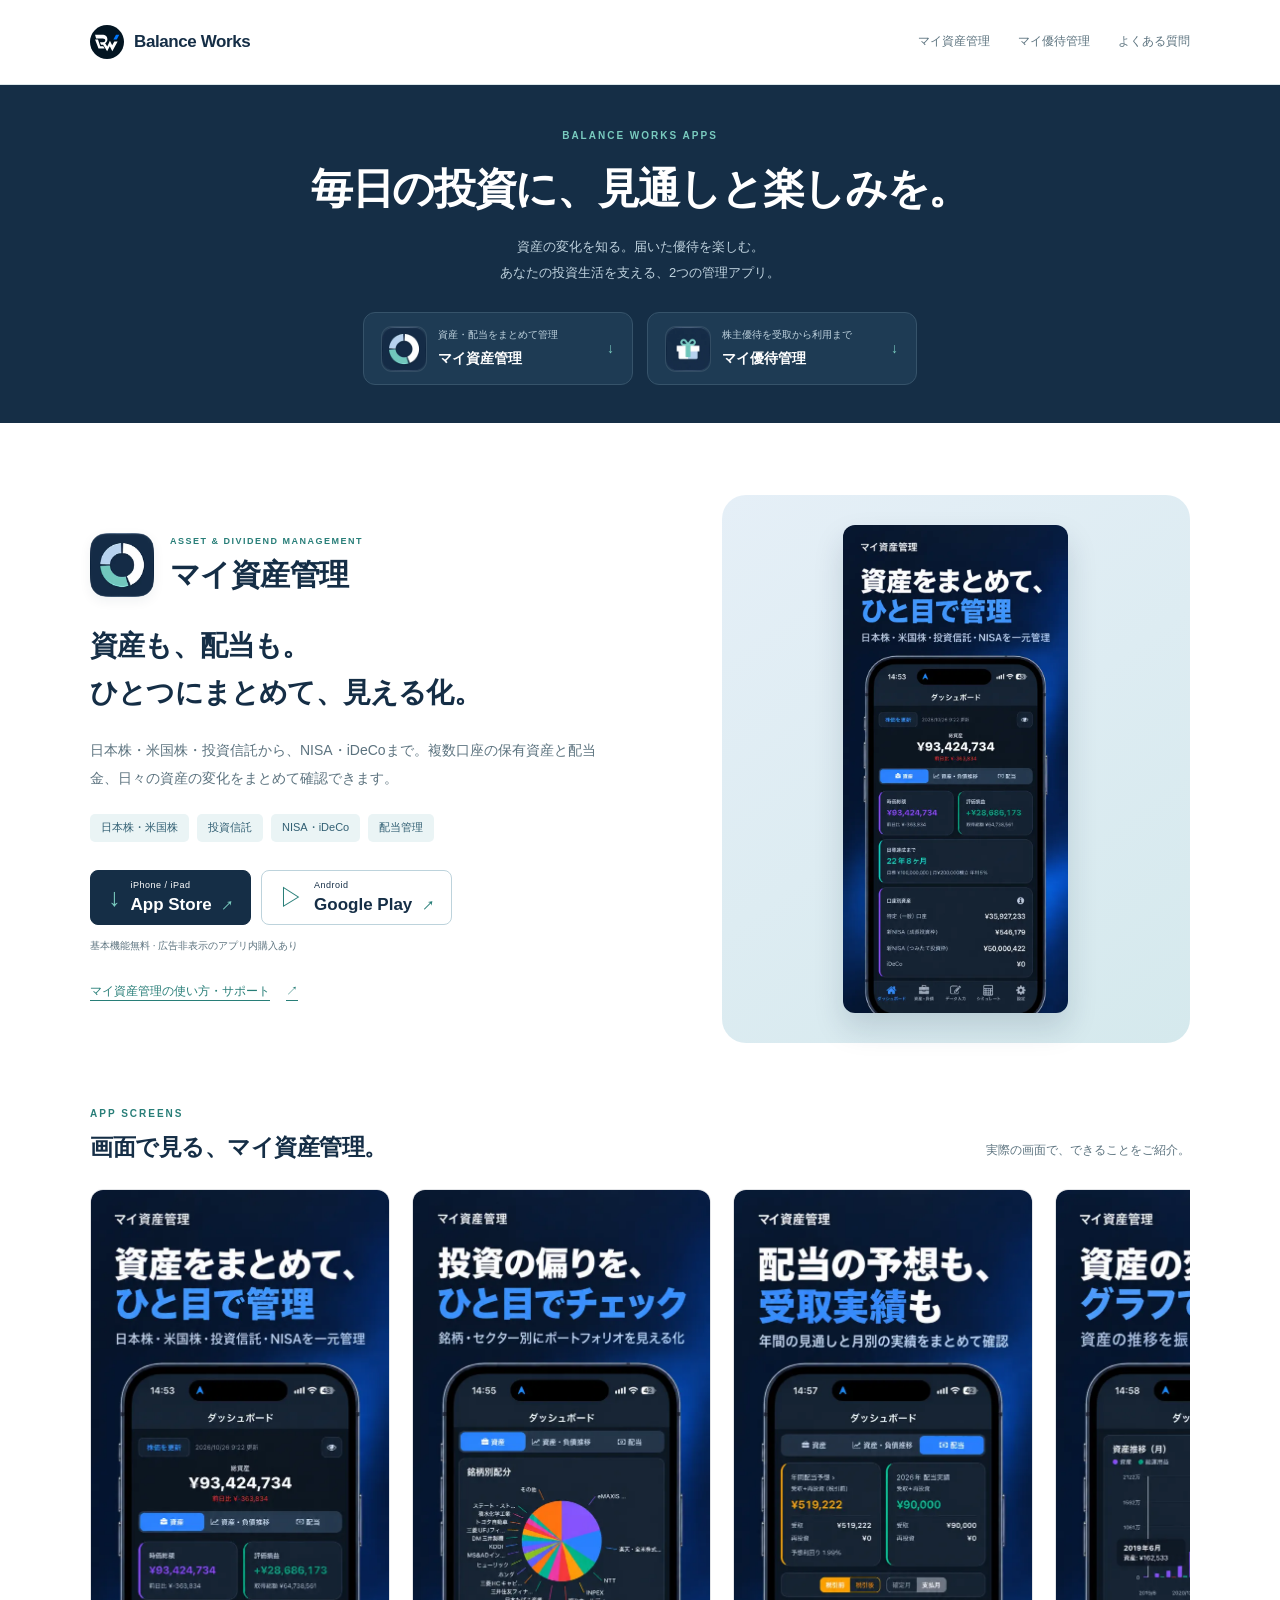
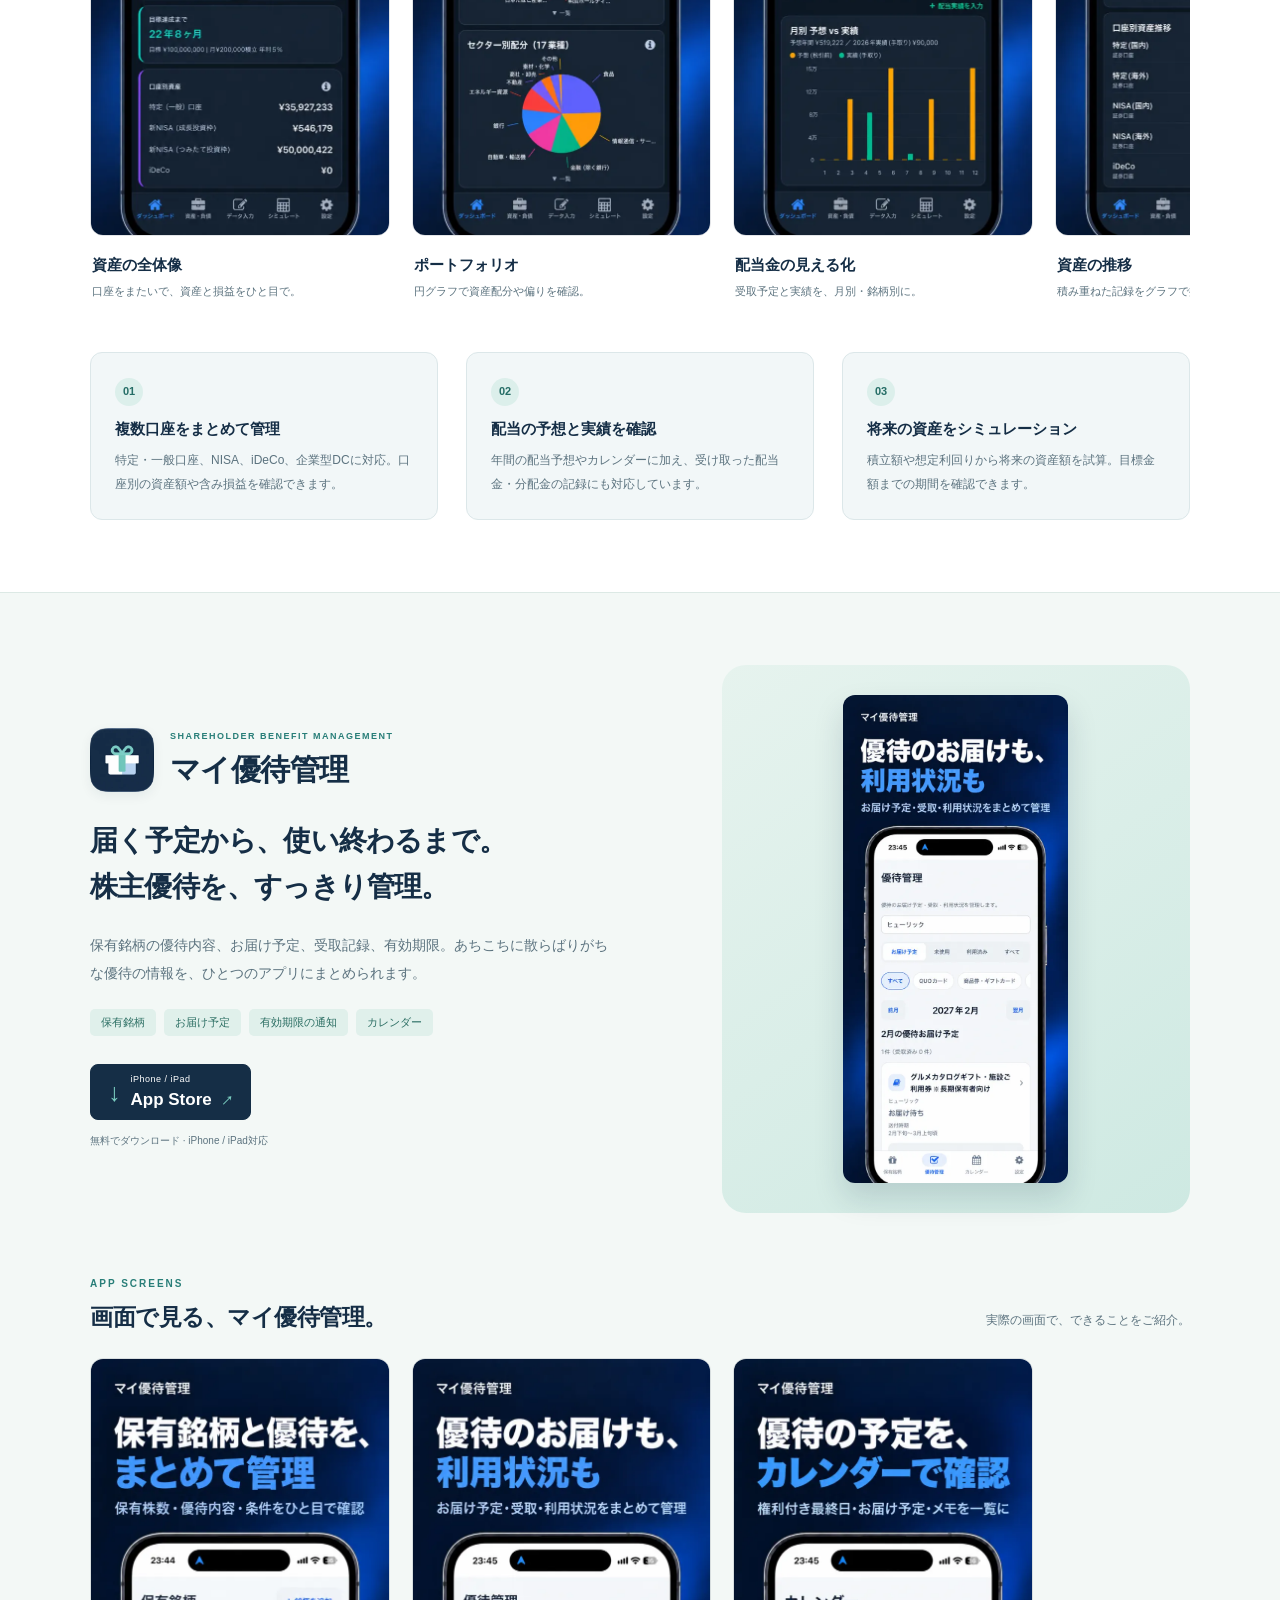
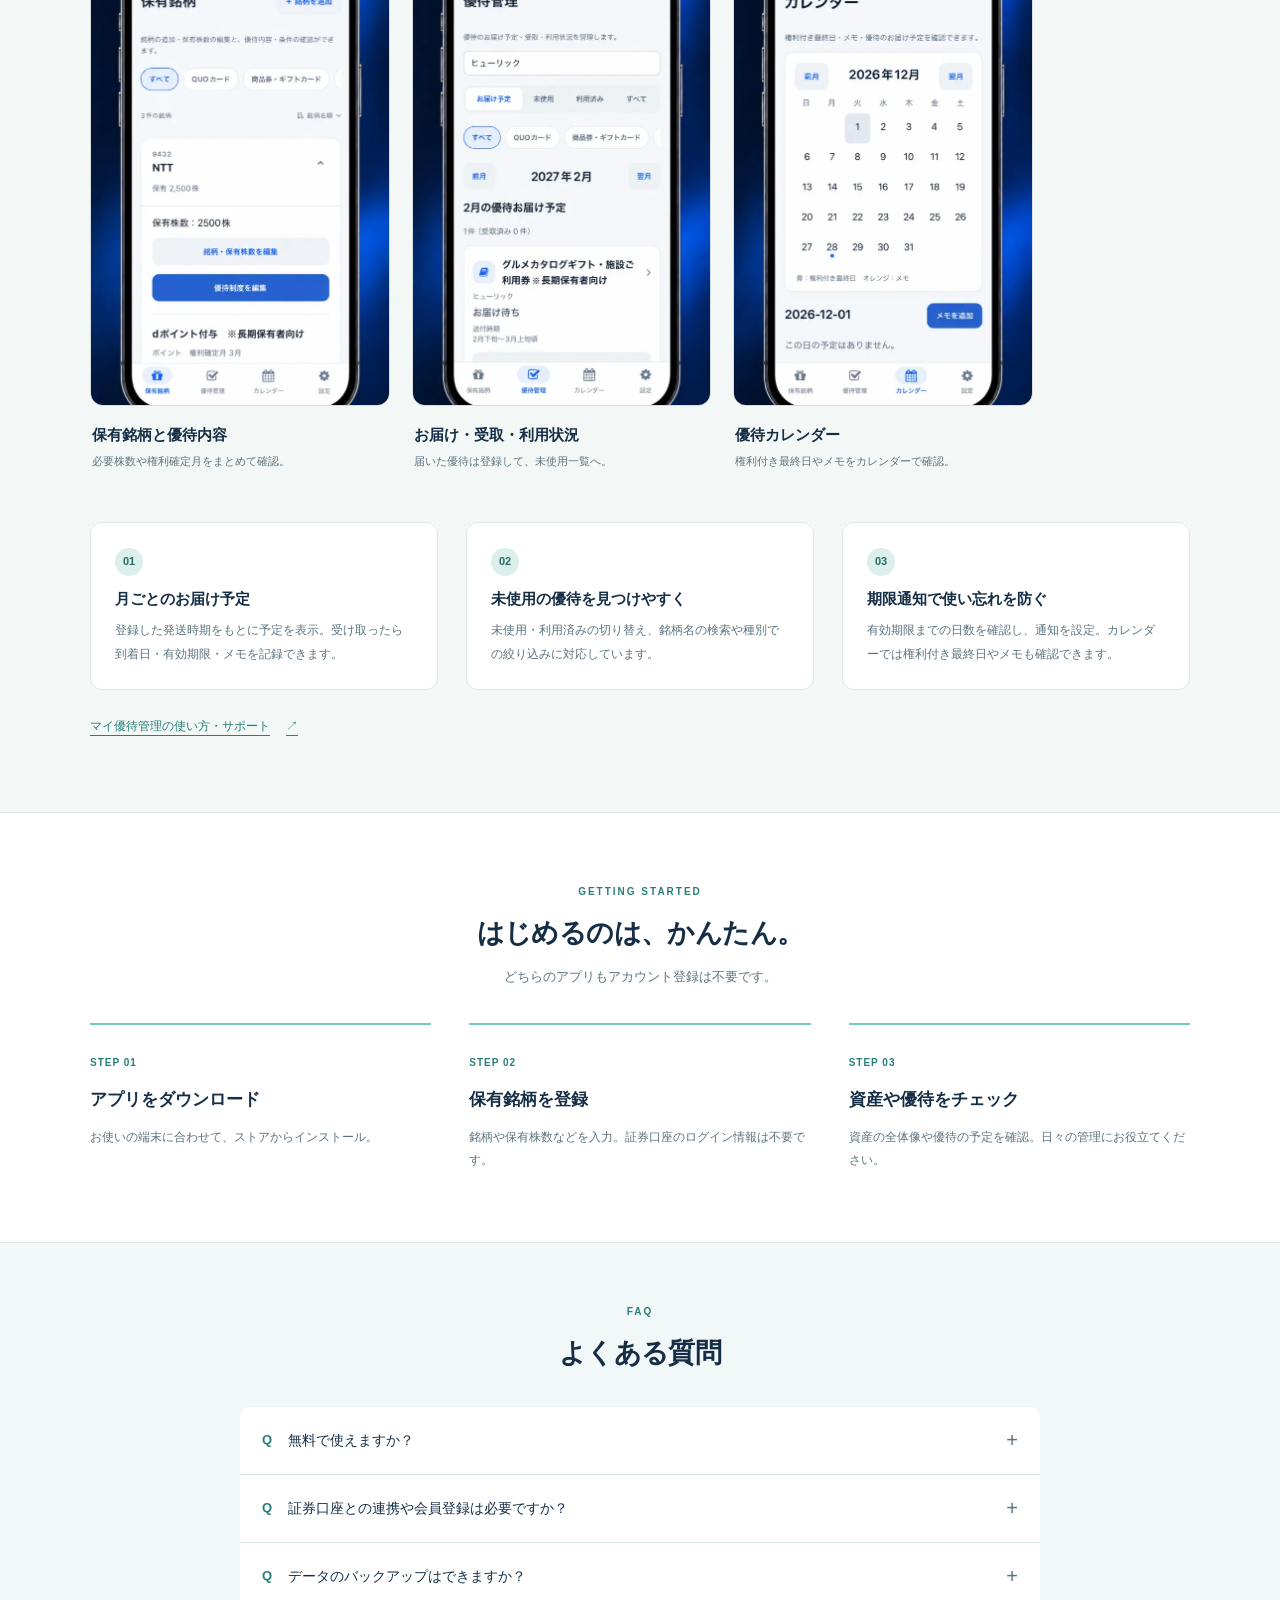
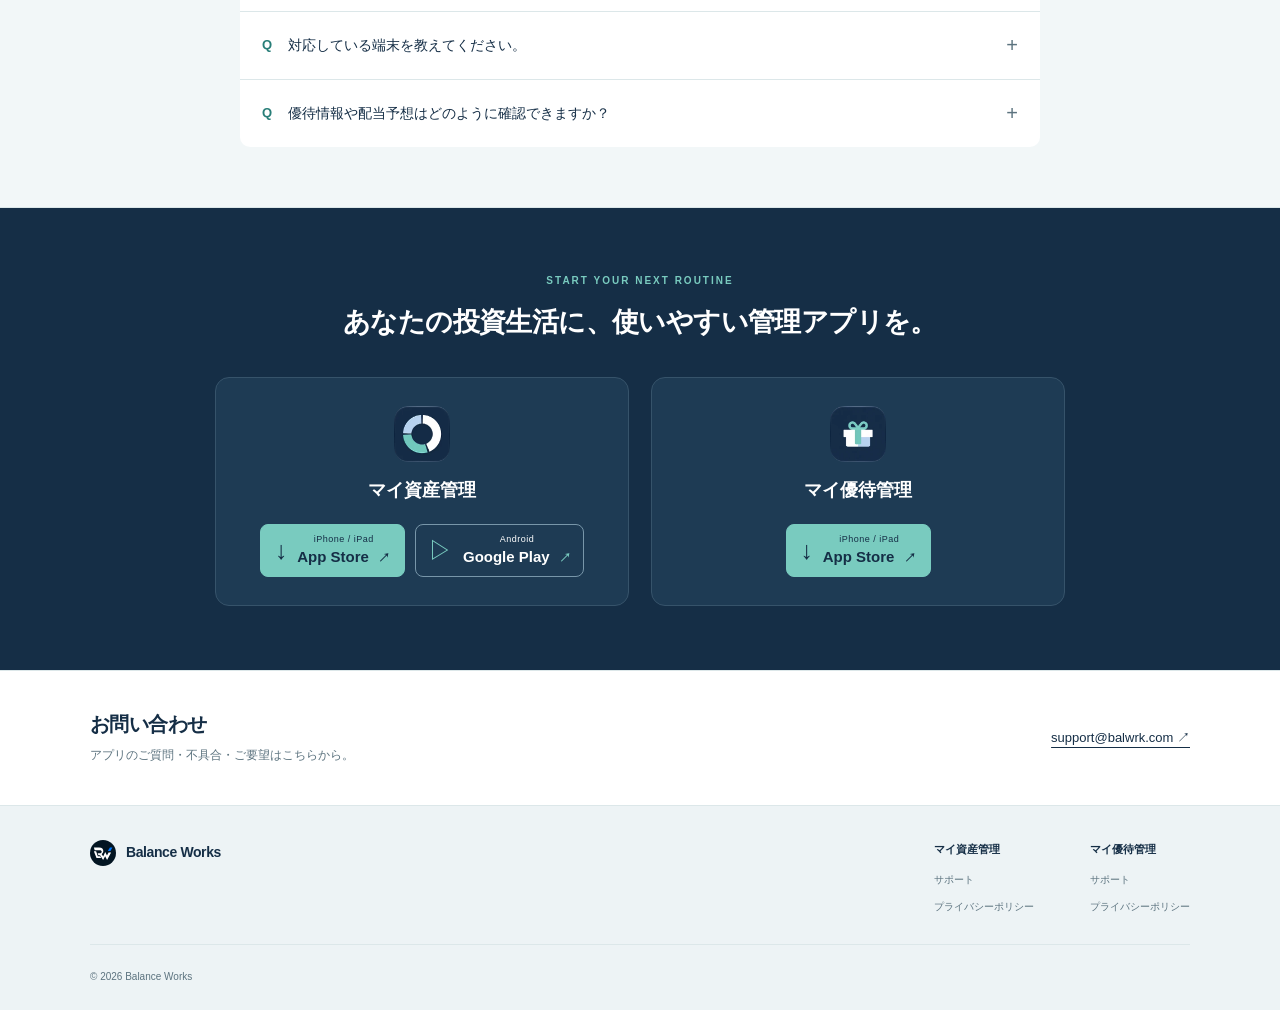
<file: index.html>
<!DOCTYPE html>
<html lang="ja">
<head>
<meta charset="UTF-8"><meta name="viewport" content="width=device-width,initial-scale=1">
<title>マイ資産管理・マイ優待管理 | Balance Works</title>
<meta name="description" content="資産・配当金をまとめて見える化するマイ資産管理と、株主優待の受取から利用まで管理するマイ優待管理。機能やアプリ画面、使い方をご紹介します。">
<meta name="theme-color" content="#152e46">
<link rel="icon" type="image/svg+xml" href="images/balance-works.svg"><link rel="stylesheet" href="styles.css">
</head><body>
<a class="skip-link" href="#main">本文へスキップ</a>
<header id="top"><div class="container header-inner"><a class="brand" href="#top"><img src="images/balance-works.svg" width="34" height="34" alt="">Balance Works</a><nav aria-label="メインナビゲーション"><a href="#shisan">マイ資産管理</a><a href="#yutai">マイ優待管理</a><a href="#faq">よくある質問</a></nav></div></header>
<main id="main">
<section class="intro"><div class="container"><p class="eyebrow">BALANCE WORKS APPS</p><h1>毎日の投資に、<br class="mobile-only">見通しと楽しみを。</h1><p class="intro-copy">資産の変化を知る。届いた優待を楽しむ。<br>あなたの投資生活を支える、2つの管理アプリ。</p><div class="app-switch"><a href="#shisan"><img src="images/apps/shisan-icon.webp" width="44" height="44" alt=""><span><small>資産・配当をまとめて管理</small>マイ資産管理</span><span aria-hidden="true">↓</span></a><a href="#yutai"><img src="images/apps/yutai-icon.webp" width="44" height="44" alt=""><span><small>株主優待を受取から利用まで</small>マイ優待管理</span><span aria-hidden="true">↓</span></a></div></div></section>
<section class="app-section shisan" id="shisan" aria-labelledby="shisan-title"><div class="container">
 <div class="app-overview"><div class="overview-copy"><div class="app-identity"><img src="images/apps/shisan-icon.webp" width="64" height="64" alt=""><div><p class="eyebrow">ASSET & DIVIDEND MANAGEMENT</p><h2 id="shisan-title">マイ資産管理</h2></div></div><h3 class="app-pitch">資産も、配当も。<br>ひとつにまとめて、見える化。</h3><p class="description">日本株・米国株・投資信託から、NISA・iDeCoまで。複数口座の保有資産と配当金、日々の資産の変化をまとめて確認できます。</p><ul class="tags"><li>日本株・米国株</li><li>投資信託</li><li>NISA・iDeCo</li><li>配当管理</li></ul><div class="store-links"><a class="store-button" href="https://apps.apple.com/jp/app/id6760156378" target="_blank" rel="noopener noreferrer" aria-label="マイ資産管理をApp Storeで見る（新しいタブ）"><span class="store-symbol" aria-hidden="true">↓</span><span><small>iPhone / iPad</small>App Store<span class="store-arrow" aria-hidden="true"> ↗</span></span></a><a class="store-button outline" href="https://play.google.com/store/apps/details?id=com.myshisankanri.app" target="_blank" rel="noopener noreferrer"><span class="store-symbol" aria-hidden="true">▷</span><span><small>Android</small>Google Play<span class="store-arrow" aria-hidden="true"> ↗</span></span></a></div><p class="download-note">基本機能無料 · 広告非表示のアプリ内購入あり</p><a class="text-link" href="myshisankanri-support/">マイ資産管理の使い方・サポート <span aria-hidden="true">↗</span></a></div>
 <div class="overview-screen"><img src="images/apps/shisan-1.webp" width="600" height="1301" alt="マイ資産管理のApp Store掲載画像：資産の全体像" loading="lazy"></div></div>
 <div class="section-heading"><div><p class="eyebrow">APP SCREENS</p><h3>画面で見る、マイ資産管理。</h3></div><p>実際の画面で、できることをご紹介。</p></div>
 <div class="screen-gallery" tabindex="0" role="region" aria-label="マイ資産管理のスクリーンショット。横にスクロールできます"><figure class="screen-card"><img src="images/apps/shisan-1.webp" width="600" height="1301" alt="資産の全体像を紹介するApp Store掲載画像" loading="lazy"><figcaption><strong>資産の全体像</strong><span>口座をまたいで、資産と損益をひと目で。</span></figcaption></figure><figure class="screen-card"><img src="images/apps/shisan-2.webp" width="600" height="1301" alt="ポートフォリオを紹介するApp Store掲載画像" loading="lazy"><figcaption><strong>ポートフォリオ</strong><span>円グラフで資産配分や偏りを確認。</span></figcaption></figure><figure class="screen-card"><img src="images/apps/shisan-3.webp" width="600" height="1301" alt="配当金の見える化を紹介するApp Store掲載画像" loading="lazy"><figcaption><strong>配当金の見える化</strong><span>受取予定と実績を、月別・銘柄別に。</span></figcaption></figure><figure class="screen-card"><img src="images/apps/shisan-4.webp" width="600" height="1301" alt="資産の推移を紹介するApp Store掲載画像" loading="lazy"><figcaption><strong>資産の推移</strong><span>積み重ねた記録をグラフで振り返る。</span></figcaption></figure><figure class="screen-card"><img src="images/apps/shisan-5.webp" width="600" height="1301" alt="保有銘柄の登録を紹介するApp Store掲載画像" loading="lazy"><figcaption><strong>保有銘柄の登録</strong><span>銘柄・数量・取得単価を入力して管理。</span></figcaption></figure></div><div class="feature-grid"><article class="feature"><span class="feature-number">01</span><h4>複数口座をまとめて管理</h4><p>特定・一般口座、NISA、iDeCo、企業型DCに対応。口座別の資産額や含み損益を確認できます。</p></article><article class="feature"><span class="feature-number">02</span><h4>配当の予想と実績を確認</h4><p>年間の配当予想やカレンダーに加え、受け取った配当金・分配金の記録にも対応しています。</p></article><article class="feature"><span class="feature-number">03</span><h4>将来の資産をシミュレーション</h4><p>積立額や想定利回りから将来の資産額を試算。目標金額までの期間を確認できます。</p></article></div></div></section><section class="app-section yutai" id="yutai" aria-labelledby="yutai-title"><div class="container">
 <div class="app-overview"><div class="overview-copy"><div class="app-identity"><img src="images/apps/yutai-icon.webp" width="64" height="64" alt=""><div><p class="eyebrow">SHAREHOLDER BENEFIT MANAGEMENT</p><h2 id="yutai-title">マイ優待管理</h2></div></div><h3 class="app-pitch">届く予定から、使い終わるまで。<br>株主優待を、すっきり管理。</h3><p class="description">保有銘柄の優待内容、お届け予定、受取記録、有効期限。あちこちに散らばりがちな優待の情報を、ひとつのアプリにまとめられます。</p><ul class="tags"><li>保有銘柄</li><li>お届け予定</li><li>有効期限の通知</li><li>カレンダー</li></ul><div class="store-links"><a class="store-button" href="https://apps.apple.com/jp/app/id6825589206" target="_blank" rel="noopener noreferrer" aria-label="マイ優待管理をApp Storeで見る（新しいタブ）"><span class="store-symbol" aria-hidden="true">↓</span><span><small>iPhone / iPad</small>App Store<span class="store-arrow" aria-hidden="true"> ↗</span></span></a></div><p class="download-note">無料でダウンロード · iPhone / iPad対応</p></div>
 <div class="overview-screen"><img src="images/apps/yutai-2.webp" width="600" height="1301" alt="マイ優待管理のApp Store掲載画像：お届け・受取・利用状況" loading="lazy"></div></div>
 <div class="section-heading"><div><p class="eyebrow">APP SCREENS</p><h3>画面で見る、マイ優待管理。</h3></div><p>実際の画面で、できることをご紹介。</p></div>
 <div class="screen-gallery" tabindex="0" role="region" aria-label="マイ優待管理のスクリーンショット。横にスクロールできます"><figure class="screen-card"><img src="images/apps/yutai-1.webp" width="600" height="1301" alt="保有銘柄と優待内容を紹介するApp Store掲載画像" loading="lazy"><figcaption><strong>保有銘柄と優待内容</strong><span>必要株数や権利確定月をまとめて確認。</span></figcaption></figure><figure class="screen-card"><img src="images/apps/yutai-2.webp" width="600" height="1301" alt="お届け・受取・利用状況を紹介するApp Store掲載画像" loading="lazy"><figcaption><strong>お届け・受取・利用状況</strong><span>届いた優待は登録して、未使用一覧へ。</span></figcaption></figure><figure class="screen-card"><img src="images/apps/yutai-3.webp" width="600" height="1301" alt="優待カレンダーを紹介するApp Store掲載画像" loading="lazy"><figcaption><strong>優待カレンダー</strong><span>権利付き最終日やメモをカレンダーで確認。</span></figcaption></figure></div><div class="feature-grid"><article class="feature"><span class="feature-number">01</span><h4>月ごとのお届け予定</h4><p>登録した発送時期をもとに予定を表示。受け取ったら到着日・有効期限・メモを記録できます。</p></article><article class="feature"><span class="feature-number">02</span><h4>未使用の優待を見つけやすく</h4><p>未使用・利用済みの切り替え、銘柄名の検索や種別での絞り込みに対応しています。</p></article><article class="feature"><span class="feature-number">03</span><h4>期限通知で使い忘れを防ぐ</h4><p>有効期限までの日数を確認し、通知を設定。カレンダーでは権利付き最終日やメモも確認できます。</p></article></div><a class="text-link" href="myyutaikanri-support/">マイ優待管理の使い方・サポート <span aria-hidden="true">↗</span></a></div></section><section class="getting-started"><div class="container"><div class="center-heading"><p class="eyebrow">GETTING STARTED</p><h2>はじめるのは、かんたん。</h2><p>どちらのアプリもアカウント登録は不要です。</p></div><ol class="steps"><li><span>STEP 01</span><h3>アプリをダウンロード</h3><p>お使いの端末に合わせて、ストアからインストール。</p></li><li><span>STEP 02</span><h3>保有銘柄を登録</h3><p>銘柄や保有株数などを入力。証券口座のログイン情報は不要です。</p></li><li><span>STEP 03</span><h3>資産や優待をチェック</h3><p>資産の全体像や優待の予定を確認。日々の管理にお役立てください。</p></li></ol></div></section>
<section class="faq-section" id="faq"><div class="container narrow"><div class="center-heading"><p class="eyebrow">FAQ</p><h2>よくある質問</h2></div>
<details><summary>無料で使えますか？</summary><p>どちらのアプリも無料でご利用いただけます。マイ資産管理では、広告を非表示にする買い切り購入も用意しています。</p></details>
<details><summary>証券口座との連携や会員登録は必要ですか？</summary><p>どちらのアプリもアカウント登録は不要です。保有銘柄や株数などを入力して管理するため、証券口座のログイン情報を登録する必要はありません。</p></details>
<details><summary>データのバックアップはできますか？</summary><p>どちらのアプリも、ファイルの書き出し・取り込みによるバックアップと復元に対応しています。アプリの削除や機種変更の前にバックアップを保存してください。</p></details>
<details><summary>対応している端末を教えてください。</summary><p>マイ資産管理はiOS・Android、マイ優待管理はiOSでご利用いただけます。対応OSなどの詳しい条件は各ストアをご確認ください。</p></details>
<details><summary>優待情報や配当予想はどのように確認できますか？</summary><p>マイ資産管理では配当予想や受取実績を、マイ優待管理では優待内容やお届け予定を確認できます。株価などの取得情報には遅延が生じる場合があります。配当予想は将来の受取額を保証するものではなく、優待の内容・条件・日程は各企業の公式情報もご確認ください。</p></details>
</div></section>
<section class="download-section" id="download"><div class="container"><div class="center-heading"><p class="eyebrow">START YOUR NEXT ROUTINE</p><h2>あなたの投資生活に、<br class="mobile-only">使いやすい管理アプリを。</h2></div><div class="download-grid"><div class="download-card"><img src="images/apps/shisan-icon.webp" width="56" height="56" alt=""><h3>マイ資産管理</h3><div class="store-links"><a class="store-button" href="https://apps.apple.com/jp/app/id6760156378" target="_blank" rel="noopener noreferrer" aria-label="マイ資産管理をApp Storeで見る（新しいタブ）"><span class="store-symbol" aria-hidden="true">↓</span><span><small>iPhone / iPad</small>App Store<span class="store-arrow" aria-hidden="true"> ↗</span></span></a><a class="store-button outline" href="https://play.google.com/store/apps/details?id=com.myshisankanri.app" target="_blank" rel="noopener noreferrer"><span class="store-symbol" aria-hidden="true">▷</span><span><small>Android</small>Google Play<span class="store-arrow" aria-hidden="true"> ↗</span></span></a></div></div><div class="download-card"><img src="images/apps/yutai-icon.webp" width="56" height="56" alt=""><h3>マイ優待管理</h3><div class="store-links"><a class="store-button" href="https://apps.apple.com/jp/app/id6825589206" target="_blank" rel="noopener noreferrer" aria-label="マイ優待管理をApp Storeで見る（新しいタブ）"><span class="store-symbol" aria-hidden="true">↓</span><span><small>iPhone / iPad</small>App Store<span class="store-arrow" aria-hidden="true"> ↗</span></span></a></div></div></div></div></section>
<section class="support" id="support"><div class="container support-inner"><div><h2>お問い合わせ</h2><p>アプリのご質問・不具合・ご要望はこちらから。</p></div><a href="mailto:support@balwrk.com">support@balwrk.com <span aria-hidden="true">↗</span></a></div></section>
</main><footer>
  <div class="container footer-inner">
    <a class="brand" href="#top"><img src="images/balance-works.svg" width="26" height="26" alt="">Balance Works</a>
    <nav class="footer-links" aria-label="アプリのサポート情報">
      <div class="footer-group">
        <h3>マイ資産管理</h3>
        <a href="myshisankanri-support/" aria-label="マイ資産管理 サポート">サポート</a>
        <a href="myshisankanri-support/privacy.html" aria-label="マイ資産管理 プライバシーポリシー">プライバシーポリシー</a>
      </div>
      <div class="footer-group">
        <h3>マイ優待管理</h3>
        <a href="myyutaikanri-support/" aria-label="マイ優待管理 サポート">サポート</a>
        <a href="myyutaikanri-support/privacy.html" aria-label="マイ優待管理 プライバシーポリシー">プライバシーポリシー</a>
      </div>
    </nav>
  </div>
  <div class="container footer-bottom"><small>© 2026 Balance Works</small></div>
</footer>
</body></html>
</file>
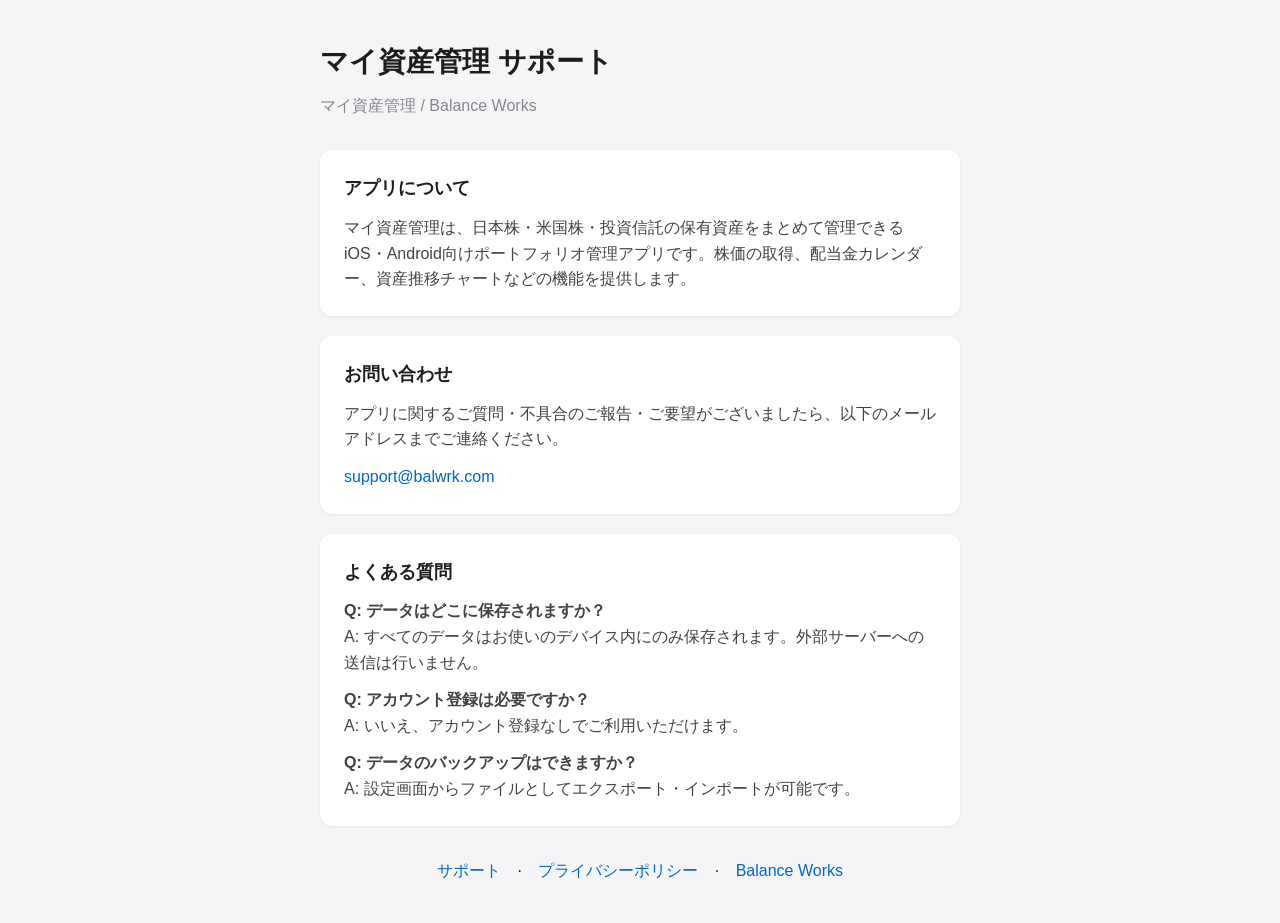
<file: myshisankanri-support/index.html>
<!DOCTYPE html>
<html lang="ja">
<head>
  <meta charset="UTF-8">
  <meta name="viewport" content="width=device-width, initial-scale=1.0">
  <title>マイ資産管理 - サポート</title>
  <style>
    * { margin: 0; padding: 0; box-sizing: border-box; }
    body { font-family: -apple-system, BlinkMacSystemFont, 'Hiragino Sans', sans-serif; background: #f5f5f7; color: #1d1d1f; line-height: 1.6; }
    .container { max-width: 680px; margin: 0 auto; padding: 40px 20px; }
    h1 { font-size: 28px; margin-bottom: 8px; }
    .subtitle { color: #86868b; margin-bottom: 32px; }
    .card { background: #fff; border-radius: 12px; padding: 24px; margin-bottom: 20px; box-shadow: 0 1px 3px rgba(0,0,0,0.08); }
    .card h2 { font-size: 18px; margin-bottom: 12px; }
    .card p { color: #424245; }
    a { color: #0066cc; text-decoration: none; }
    a:hover { text-decoration: underline; }
    .nav { margin-top: 32px; text-align: center; }
    .nav a { margin: 0 12px; }
  </style>
</head>
<body>
  <main class="container">
    <h1>マイ資産管理 サポート</h1>
    <p class="subtitle">マイ資産管理 / Balance Works</p>

    <div class="card">
      <h2>アプリについて</h2>
      <p>マイ資産管理は、日本株・米国株・投資信託の保有資産をまとめて管理できるiOS・Android向けポートフォリオ管理アプリです。株価の取得、配当金カレンダー、資産推移チャートなどの機能を提供します。</p>
    </div>

    <div class="card">
      <h2>お問い合わせ</h2>
      <p>アプリに関するご質問・不具合のご報告・ご要望がございましたら、以下のメールアドレスまでご連絡ください。</p>
      <p style="margin-top: 12px;"><a href="mailto:support@balwrk.com">support@balwrk.com</a></p>
    </div>

    <div class="card">
      <h2>よくある質問</h2>
      <p><strong>Q: データはどこに保存されますか？</strong><br>A: すべてのデータはお使いのデバイス内にのみ保存されます。外部サーバーへの送信は行いません。</p>
      <p style="margin-top: 12px;"><strong>Q: アカウント登録は必要ですか？</strong><br>A: いいえ、アカウント登録なしでご利用いただけます。</p>
      <p style="margin-top: 12px;"><strong>Q: データのバックアップはできますか？</strong><br>A: 設定画面からファイルとしてエクスポート・インポートが可能です。</p>
    </div>

    <nav class="nav">
      <a href="index.html">サポート</a> ·
      <a href="privacy.html">プライバシーポリシー</a> ·
      <a href="../">Balance Works</a>
    </nav>
  </main>
</body>
</html>
</file>
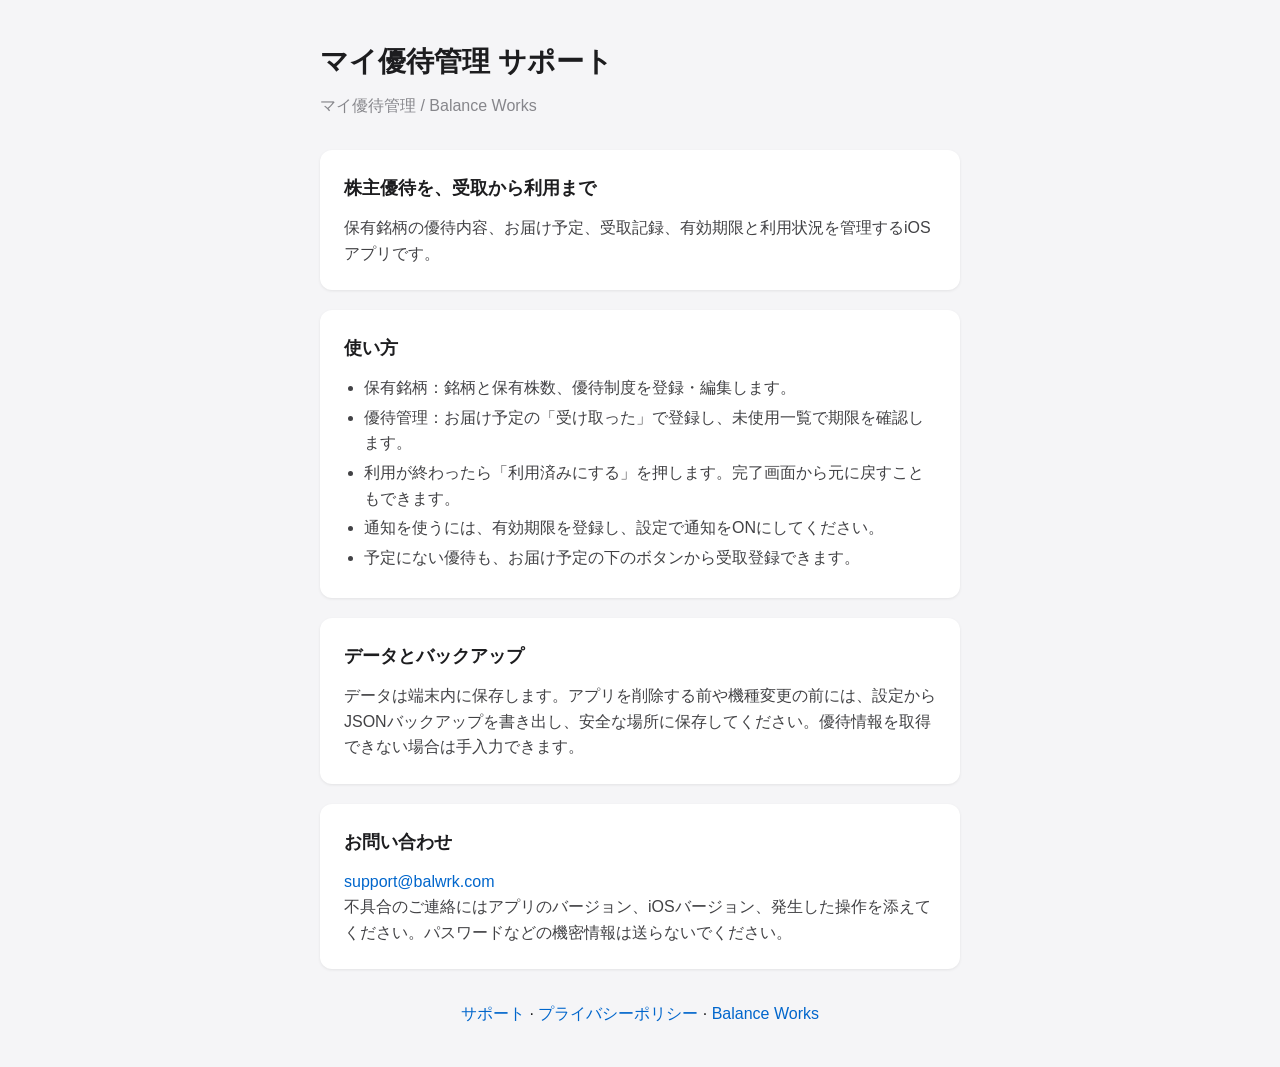
<file: myyutaikanri-support/index.html>
<!doctype html>
<html lang="ja"><head><meta charset="utf-8"><meta name="viewport" content="width=device-width,initial-scale=1"><title>マイ優待管理 サポート - マイ優待管理</title><style>
    * { margin: 0; padding: 0; box-sizing: border-box; }
    body { font-family: -apple-system, BlinkMacSystemFont, 'Hiragino Sans', sans-serif; background: #f5f5f7; color: #1d1d1f; line-height: 1.6; }
    .container { max-width: 680px; margin: 0 auto; padding: 40px 20px; }
    h1 { font-size: 28px; margin-bottom: 8px; }
    .subtitle { color: #86868b; margin-bottom: 32px; }
    .card { background: #fff; border-radius: 12px; padding: 24px; margin-bottom: 20px; box-shadow: 0 1px 3px rgba(0,0,0,0.08); }
    .card h2 { font-size: 18px; margin-bottom: 12px; }
    .card p, .card ul { color: #424245; }
    .card ul { padding-left: 20px; margin-top: 8px; }
    .card li { margin-bottom: 4px; }
    a { color: #0066cc; text-decoration: none; }
    a:hover { text-decoration: underline; }
    .nav { margin-top: 32px; text-align: center; }
    .updated { color: #86868b; font-size: 14px; margin-bottom: 24px; }
  </style></head><body><main class="container"><h1>マイ優待管理 サポート</h1><p class="subtitle">マイ優待管理 / Balance Works</p><section class="card"><h2>株主優待を、受取から利用まで</h2><p>保有銘柄の優待内容、お届け予定、受取記録、有効期限と利用状況を管理するiOSアプリです。</p></section><section class="card"><h2>使い方</h2><ul><li>保有銘柄：銘柄と保有株数、優待制度を登録・編集します。</li><li>優待管理：お届け予定の「受け取った」で登録し、未使用一覧で期限を確認します。</li><li>利用が終わったら「利用済みにする」を押します。完了画面から元に戻すこともできます。</li><li>通知を使うには、有効期限を登録し、設定で通知をONにしてください。</li><li>予定にない優待も、お届け予定の下のボタンから受取登録できます。</li></ul></section><section class="card"><h2>データとバックアップ</h2><p>データは端末内に保存します。アプリを削除する前や機種変更の前には、設定からJSONバックアップを書き出し、安全な場所に保存してください。優待情報を取得できない場合は手入力できます。</p></section><section class="card"><h2>お問い合わせ</h2><p><a href="mailto:support@balwrk.com?subject=マイ優待管理のお問い合わせ">support@balwrk.com</a></p><p>不具合のご連絡にはアプリのバージョン、iOSバージョン、発生した操作を添えてください。パスワードなどの機密情報は送らないでください。</p></section><nav class="nav"><a href="index.html">サポート</a> · <a href="privacy.html">プライバシーポリシー</a> · <a href="https://balwrk.com/">Balance Works</a></nav></main></body></html>
</file>
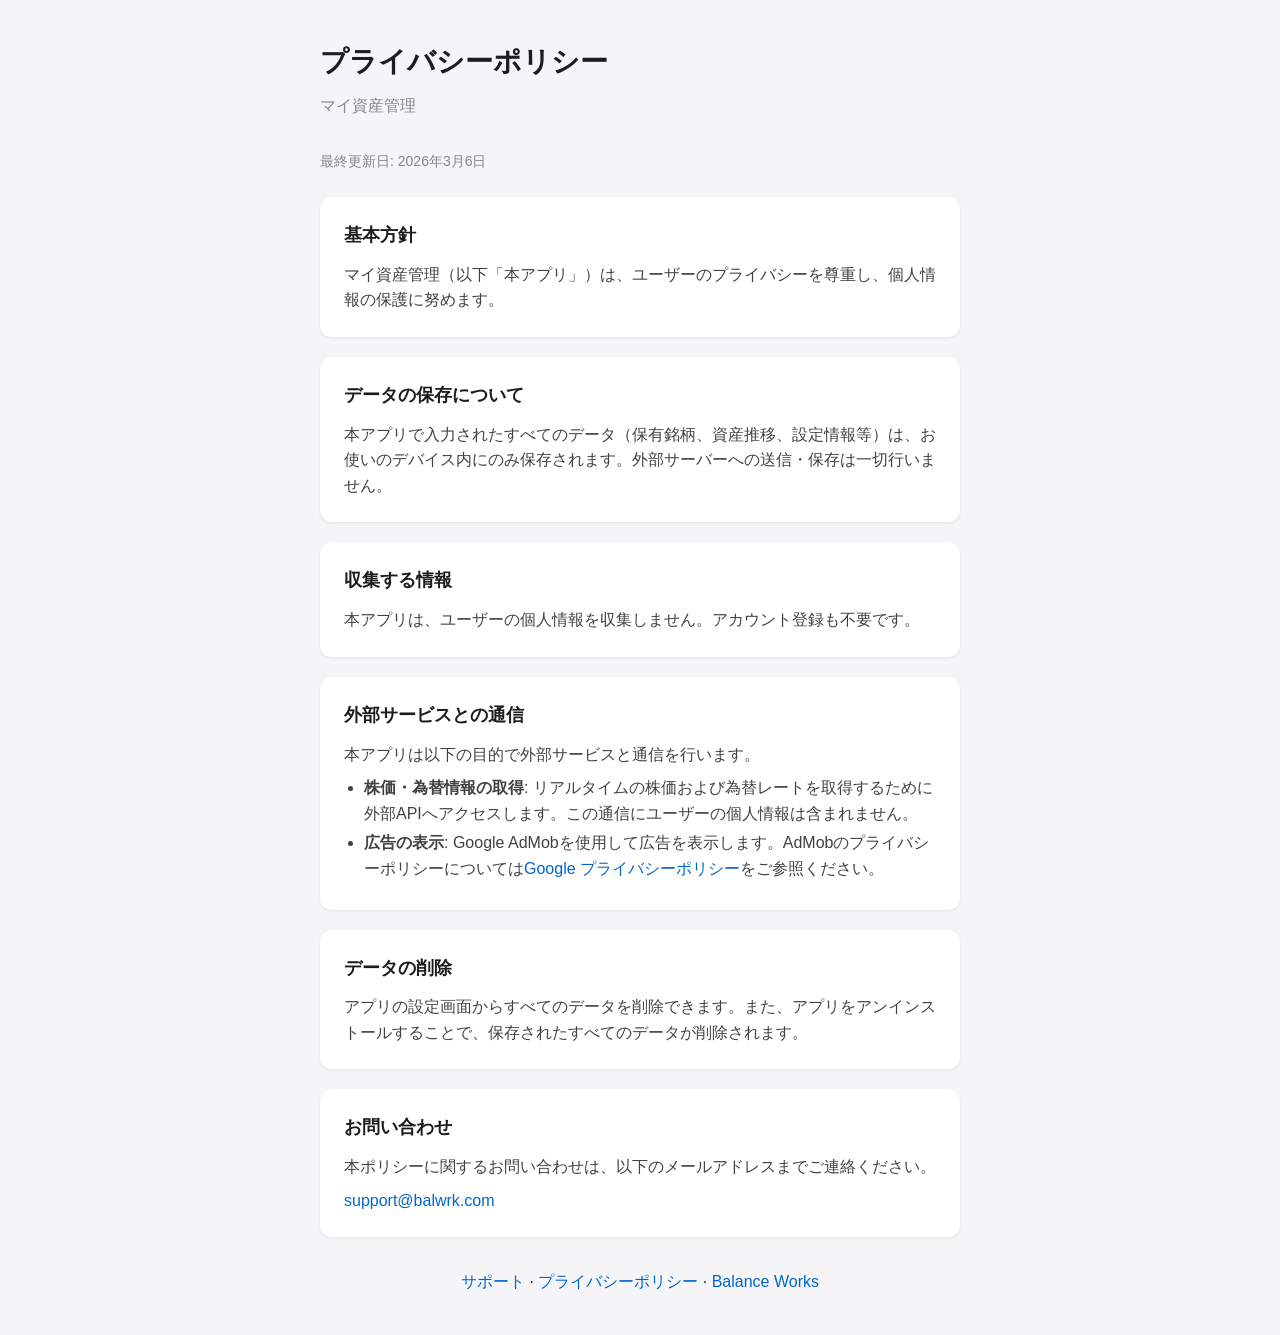
<file: myshisankanri-support/privacy.html>
<!DOCTYPE html>
<html lang="ja">
<head>
  <meta charset="UTF-8">
  <meta name="viewport" content="width=device-width, initial-scale=1.0">
  <title>プライバシーポリシー - マイ資産管理</title>
  <style>
    * { margin: 0; padding: 0; box-sizing: border-box; }
    body { font-family: -apple-system, BlinkMacSystemFont, 'Hiragino Sans', sans-serif; background: #f5f5f7; color: #1d1d1f; line-height: 1.6; }
    .container { max-width: 680px; margin: 0 auto; padding: 40px 20px; }
    h1 { font-size: 28px; margin-bottom: 8px; }
    .subtitle { color: #86868b; margin-bottom: 32px; }
    .card { background: #fff; border-radius: 12px; padding: 24px; margin-bottom: 20px; box-shadow: 0 1px 3px rgba(0,0,0,0.08); }
    .card h2 { font-size: 18px; margin-bottom: 12px; }
    .card p, .card ul { color: #424245; }
    .card ul { padding-left: 20px; margin-top: 8px; }
    .card li { margin-bottom: 4px; }
    a { color: #0066cc; text-decoration: none; }
    a:hover { text-decoration: underline; }
    .nav { margin-top: 32px; text-align: center; }
    .updated { color: #86868b; font-size: 14px; margin-bottom: 24px; }
  </style>
</head>
<body>
  <main class="container">
    <h1>プライバシーポリシー</h1>
    <p class="subtitle">マイ資産管理</p>
    <p class="updated">最終更新日: 2026年3月6日</p>

    <div class="card">
      <h2>基本方針</h2>
      <p>マイ資産管理（以下「本アプリ」）は、ユーザーのプライバシーを尊重し、個人情報の保護に努めます。</p>
    </div>

    <div class="card">
      <h2>データの保存について</h2>
      <p>本アプリで入力されたすべてのデータ（保有銘柄、資産推移、設定情報等）は、お使いのデバイス内にのみ保存されます。外部サーバーへの送信・保存は一切行いません。</p>
    </div>

    <div class="card">
      <h2>収集する情報</h2>
      <p>本アプリは、ユーザーの個人情報を収集しません。アカウント登録も不要です。</p>
    </div>

    <div class="card">
      <h2>外部サービスとの通信</h2>
      <p>本アプリは以下の目的で外部サービスと通信を行います。</p>
      <ul>
        <li><strong>株価・為替情報の取得</strong>: リアルタイムの株価および為替レートを取得するために外部APIへアクセスします。この通信にユーザーの個人情報は含まれません。</li>
        <li><strong>広告の表示</strong>: Google AdMobを使用して広告を表示します。AdMobのプライバシーポリシーについては<a href="https://policies.google.com/privacy" target="_blank" rel="noopener noreferrer">Google プライバシーポリシー</a>をご参照ください。</li>
      </ul>
    </div>

    <div class="card">
      <h2>データの削除</h2>
      <p>アプリの設定画面からすべてのデータを削除できます。また、アプリをアンインストールすることで、保存されたすべてのデータが削除されます。</p>
    </div>

    <div class="card">
      <h2>お問い合わせ</h2>
      <p>本ポリシーに関するお問い合わせは、以下のメールアドレスまでご連絡ください。</p>
      <p style="margin-top: 8px;"><a href="mailto:support@balwrk.com">support@balwrk.com</a></p>
    </div>

    <nav class="nav">
      <a href="index.html">サポート</a> ·
      <a href="privacy.html">プライバシーポリシー</a> ·
      <a href="../">Balance Works</a>
    </nav>
  </main>
</body>
</html>
</file>
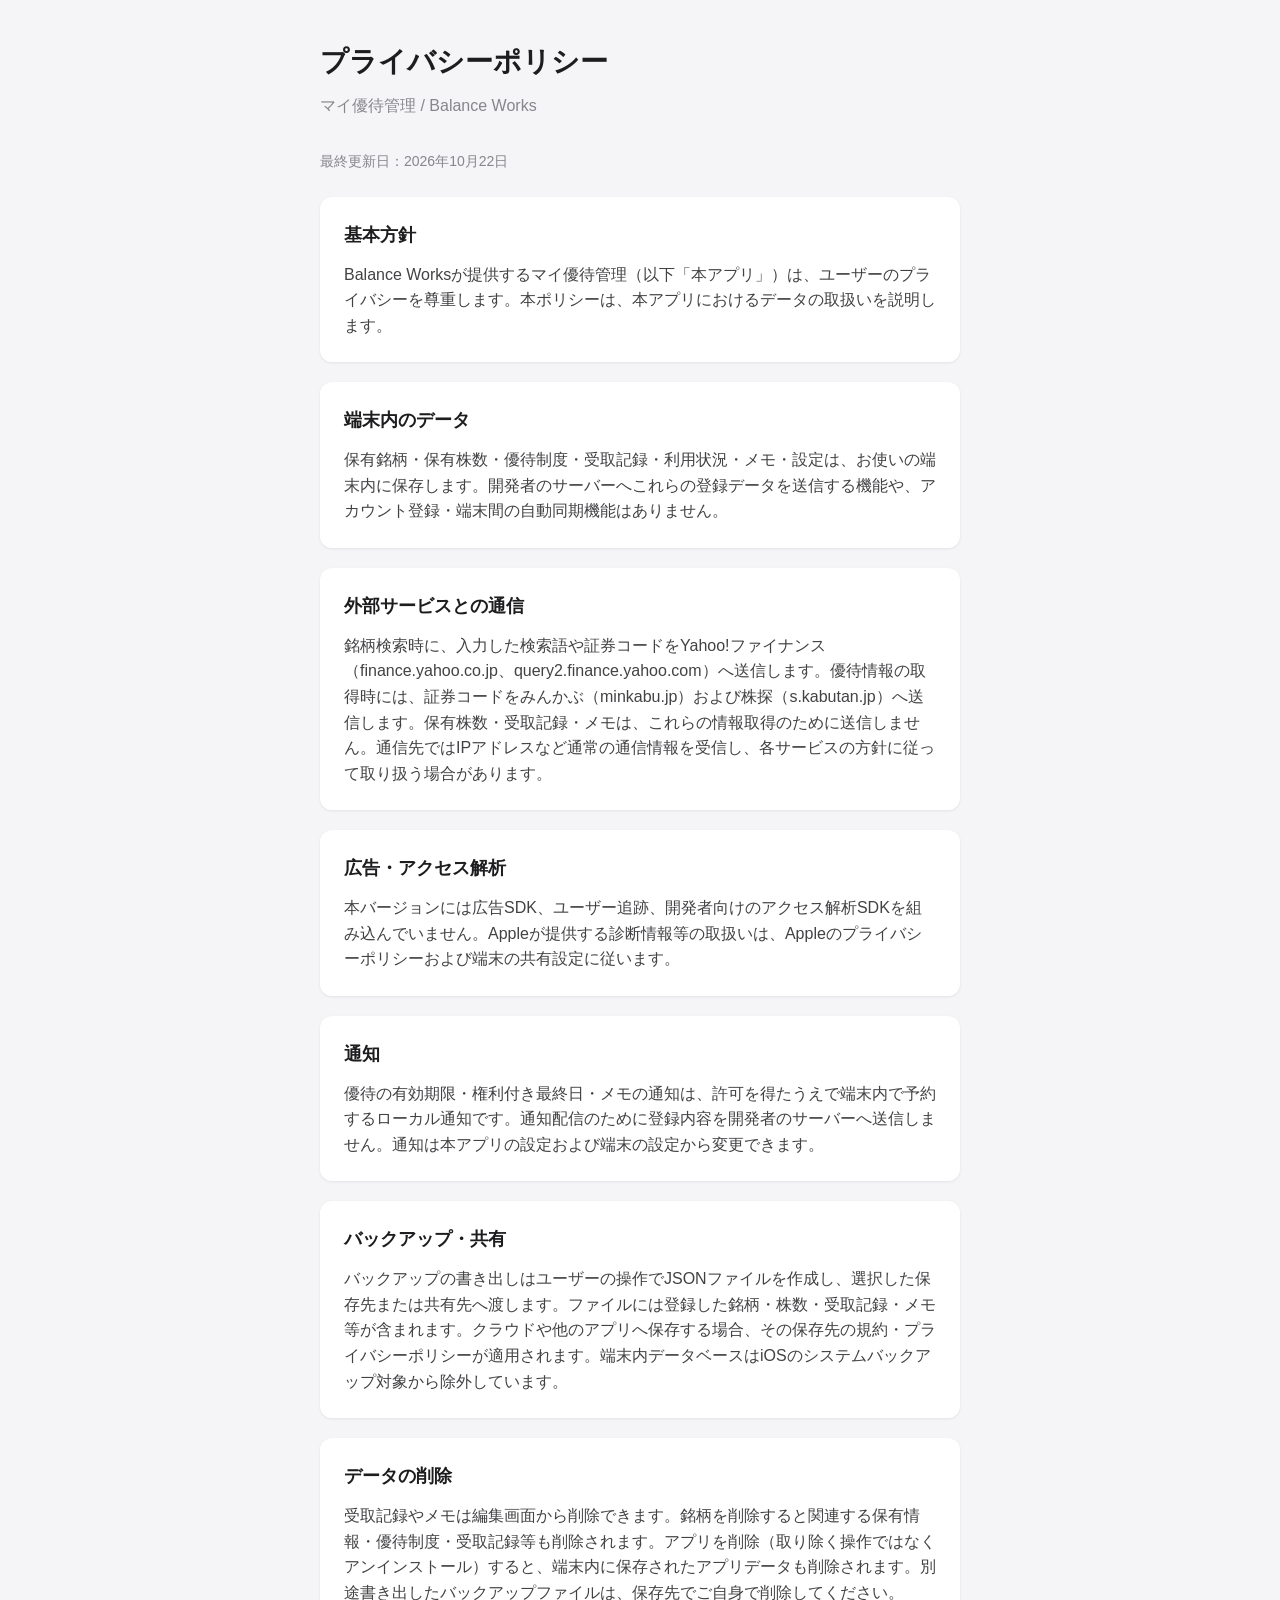
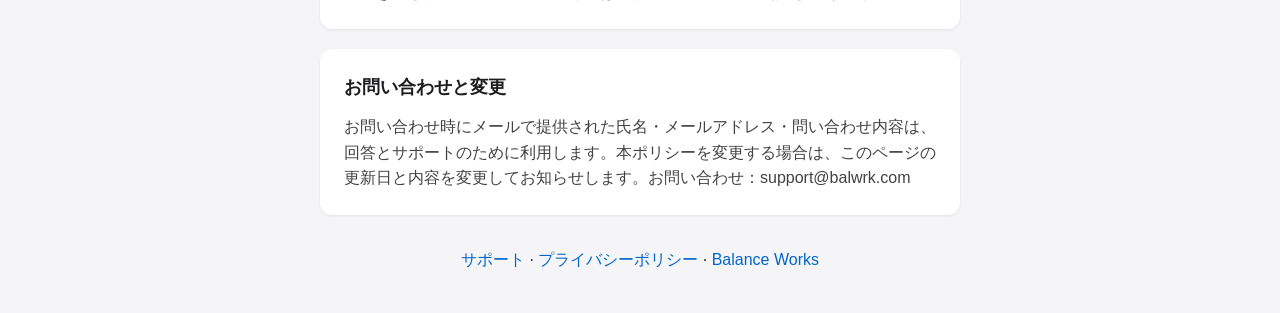
<file: myyutaikanri-support/privacy.html>
<!doctype html>
<html lang="ja"><head><meta charset="utf-8"><meta name="viewport" content="width=device-width,initial-scale=1"><title>プライバシーポリシー - マイ優待管理</title><style>
    * { margin: 0; padding: 0; box-sizing: border-box; }
    body { font-family: -apple-system, BlinkMacSystemFont, 'Hiragino Sans', sans-serif; background: #f5f5f7; color: #1d1d1f; line-height: 1.6; }
    .container { max-width: 680px; margin: 0 auto; padding: 40px 20px; }
    h1 { font-size: 28px; margin-bottom: 8px; }
    .subtitle { color: #86868b; margin-bottom: 32px; }
    .card { background: #fff; border-radius: 12px; padding: 24px; margin-bottom: 20px; box-shadow: 0 1px 3px rgba(0,0,0,0.08); }
    .card h2 { font-size: 18px; margin-bottom: 12px; }
    .card p, .card ul { color: #424245; }
    .card ul { padding-left: 20px; margin-top: 8px; }
    .card li { margin-bottom: 4px; }
    a { color: #0066cc; text-decoration: none; }
    a:hover { text-decoration: underline; }
    .nav { margin-top: 32px; text-align: center; }
    .updated { color: #86868b; font-size: 14px; margin-bottom: 24px; }
  </style></head><body><main class="container"><h1>プライバシーポリシー</h1><p class="subtitle">マイ優待管理 / Balance Works</p><p class="updated">最終更新日：2026年10月22日</p><section class="card"><h2>基本方針</h2><p>Balance Worksが提供するマイ優待管理（以下「本アプリ」）は、ユーザーのプライバシーを尊重します。本ポリシーは、本アプリにおけるデータの取扱いを説明します。</p></section><section class="card"><h2>端末内のデータ</h2><p>保有銘柄・保有株数・優待制度・受取記録・利用状況・メモ・設定は、お使いの端末内に保存します。開発者のサーバーへこれらの登録データを送信する機能や、アカウント登録・端末間の自動同期機能はありません。</p></section><section class="card"><h2>外部サービスとの通信</h2><p>銘柄検索時に、入力した検索語や証券コードをYahoo!ファイナンス（finance.yahoo.co.jp、query2.finance.yahoo.com）へ送信します。優待情報の取得時には、証券コードをみんかぶ（minkabu.jp）および株探（s.kabutan.jp）へ送信します。保有株数・受取記録・メモは、これらの情報取得のために送信しません。通信先ではIPアドレスなど通常の通信情報を受信し、各サービスの方針に従って取り扱う場合があります。</p></section><section class="card"><h2>広告・アクセス解析</h2><p>本バージョンには広告SDK、ユーザー追跡、開発者向けのアクセス解析SDKを組み込んでいません。Appleが提供する診断情報等の取扱いは、Appleのプライバシーポリシーおよび端末の共有設定に従います。</p></section><section class="card"><h2>通知</h2><p>優待の有効期限・権利付き最終日・メモの通知は、許可を得たうえで端末内で予約するローカル通知です。通知配信のために登録内容を開発者のサーバーへ送信しません。通知は本アプリの設定および端末の設定から変更できます。</p></section><section class="card"><h2>バックアップ・共有</h2><p>バックアップの書き出しはユーザーの操作でJSONファイルを作成し、選択した保存先または共有先へ渡します。ファイルには登録した銘柄・株数・受取記録・メモ等が含まれます。クラウドや他のアプリへ保存する場合、その保存先の規約・プライバシーポリシーが適用されます。端末内データベースはiOSのシステムバックアップ対象から除外しています。</p></section><section class="card"><h2>データの削除</h2><p>受取記録やメモは編集画面から削除できます。銘柄を削除すると関連する保有情報・優待制度・受取記録等も削除されます。アプリを削除（取り除く操作ではなくアンインストール）すると、端末内に保存されたアプリデータも削除されます。別途書き出したバックアップファイルは、保存先でご自身で削除してください。</p></section><section class="card"><h2>お問い合わせと変更</h2><p>お問い合わせ時にメールで提供された氏名・メールアドレス・問い合わせ内容は、回答とサポートのために利用します。本ポリシーを変更する場合は、このページの更新日と内容を変更してお知らせします。お問い合わせ：support@balwrk.com</p></section><nav class="nav"><a href="index.html">サポート</a> · <a href="privacy.html">プライバシーポリシー</a> · <a href="https://balwrk.com/">Balance Works</a></nav></main></body></html>
</file>
<file: styles.css>
:root{--ink:#152e46;--muted:#5c737f;--blue:#287e78;--line:#dce7e9;--soft:#f2f7f8;--accent:#287e78;--navy:#152e46;--mint:#79cbbf;--ice:#c0daf0}
*{box-sizing:border-box}html{scroll-behavior:smooth;scroll-padding-top:24px}body{margin:0;color:var(--ink);background:#fff;font-family:-apple-system,BlinkMacSystemFont,"Hiragino Kaku Gothic ProN","Noto Sans JP",sans-serif;line-height:1.8;-webkit-font-smoothing:antialiased}a{color:inherit}a:focus-visible,summary:focus-visible,[tabindex]:focus-visible{outline:3px solid var(--blue);outline-offset:5px}img{display:block;max-width:100%;height:auto}h1,h2,h3,h4,p,figure{margin:0}a{text-underline-offset:5px}.container{width:min(1100px,calc(100% - 64px));margin:auto}.narrow{max-width:800px}.skip-link{position:absolute;top:-100px;left:20px;background:#fff;padding:12px;z-index:20}.skip-link:focus{top:10px}.header-inner{min-height:84px;display:flex;align-items:center;justify-content:space-between;gap:24px}.brand{display:inline-flex;align-items:center;gap:10px;text-decoration:none;font-size:17px;font-weight:700;letter-spacing:-.4px}nav{display:flex;gap:28px}nav a{font-size:12px;text-decoration:none;color:var(--muted)}nav a:hover{color:var(--blue)}header{border-bottom:1px solid var(--line)}.eyebrow{color:var(--accent);font-size:10px;font-weight:700;letter-spacing:2px;margin-bottom:12px}.intro{background:var(--soft);padding:42px 0 38px;text-align:center;border-bottom:1px solid var(--line)}h1{font-size:clamp(28px,3.3vw,42px);line-height:1.5;letter-spacing:-1.3px;font-weight:700}.intro-copy{font-size:13px;line-height:2;color:var(--muted);margin-top:14px}.app-switch{display:flex;justify-content:center;gap:14px;margin-top:26px}.app-switch a{min-width:270px;background:#fff;border:1px solid var(--line);border-radius:12px;padding:13px 18px;display:flex;align-items:center;gap:12px;text-decoration:none;text-align:left;box-shadow:0 3px 12px #183a6010;transition:border-color .2s,transform .2s}.app-switch a:hover{border-color:var(--blue);transform:translateY(-2px)}.app-switch img{border-radius:10px}.app-switch a>span:last-child{margin-left:auto;color:var(--blue)}.app-switch span{font-size:14px;font-weight:650}.app-switch small{display:block;font-size:10px;font-weight:400;color:var(--muted);margin-bottom:2px}.mobile-only{display:none}
.app-section{padding:72px 0}.app-overview{display:grid;grid-template-columns:1.2fr 1fr;gap:70px;align-items:center}.app-identity{display:flex;align-items:center;gap:16px;margin-bottom:26px}.app-identity>img{border-radius:15px;box-shadow:0 4px 12px #102a4310}.app-identity .eyebrow{font-size:9px;margin-bottom:3px;letter-spacing:1.5px}h2{font-size:30px;line-height:1.5;letter-spacing:-.6px;font-weight:700}.app-pitch{font-size:28px;line-height:1.65;letter-spacing:-.8px;font-weight:650;margin-bottom:20px}.description{font-size:14px;line-height:2;color:var(--muted);max-width:520px}.tags{list-style:none;padding:0;margin:22px 0 28px;display:flex;gap:8px;flex-wrap:wrap}.tags li{font-size:11px;background:#eaf4f5;color:#315f73;padding:4px 11px;border-radius:5px}.store-links{display:flex;flex-wrap:wrap;gap:10px}.store-button{display:flex;align-items:center;justify-content:center;gap:10px;background:var(--ink);color:#fff;text-decoration:none;border:1px solid var(--ink);padding:9px 17px;border-radius:8px;min-width:155px;font-size:17px;line-height:1.25;font-weight:600;transition:background .2s,transform .2s}.store-button:hover{background:#24465f;transform:translateY(-2px)}.store-button small{display:block;font-size:9px;font-weight:400;margin-bottom:3px;letter-spacing:.5px}.store-symbol{font-size:25px;font-weight:400}.store-arrow{font-size:12px;margin-left:6px}.store-button.outline{background:white;color:var(--ink);border-color:#bdd3dc}.store-button.outline:hover{background:#eaf4f5}.download-note{font-size:10px;color:var(--muted);margin-top:12px}.overview-screen{background:#e5eff5;border-radius:24px;display:flex;justify-content:center;padding:30px;position:relative}.overview-screen img{width:225px;border-radius:12px;box-shadow:0 15px 30px #102a4326}.section-heading{display:flex;justify-content:space-between;align-items:flex-end;gap:20px;margin:62px 0 24px}.section-heading h3{font-size:23px;line-height:1.5;letter-spacing:-.5px}.section-heading .eyebrow{margin-bottom:7px}.section-heading>p{font-size:12px;color:var(--muted);margin-bottom:3px}.screen-gallery{display:flex;gap:22px;overflow-x:auto;padding:0 0 18px;scroll-snap-type:x mandatory;scrollbar-color:#a9c9cf transparent;scrollbar-width:thin}.screen-card{flex:0 0 calc((100% - 44px)/3);scroll-snap-align:start;min-width:0}.screen-card img{width:100%;border-radius:13px;border:1px solid #182d4420}.screen-card figcaption{padding:15px 2px 0}.screen-card strong{display:block;font-size:15px;font-weight:650}.screen-card figcaption span{display:block;color:var(--muted);font-size:11px;margin-top:4px}.feature-grid{display:grid;grid-template-columns:repeat(3,1fr);gap:28px;margin-top:32px}.feature{padding:23px 24px;background:var(--soft);border:1px solid var(--line);border-radius:12px}.feature-number{font-size:11px;font-weight:650;color:var(--accent);display:block;margin-bottom:10px}.feature h4{font-size:15px;line-height:1.7;margin-bottom:8px}.feature p{font-size:12px;color:var(--muted);line-height:1.95}.yutai{--accent:#287e78;background:#f3f8f6;border-block:1px solid #dce9e5}.yutai .overview-screen{background:#e0f0eb}.yutai .tags li{background:#e0f0eb;color:#2b6e63}.yutai .feature{background:#fff;border-color:#dce8e2}.text-link{display:inline-flex;gap:16px;font-size:12px;color:var(--accent);margin-top:26px}.getting-started{padding:70px 0}.center-heading{text-align:center;margin-bottom:34px}.center-heading h2{font-size:27px}.center-heading>p:last-child:not(.eyebrow){font-size:13px;color:var(--muted);margin-top:12px}.steps{padding:0;list-style:none;display:grid;grid-template-columns:repeat(3,1fr);gap:38px;margin:0;counter-reset:step}.steps li{position:relative;border-top:2px solid #9dd6cd;padding-top:22px}.steps li>span{font-size:10px;letter-spacing:1px;color:var(--blue);font-weight:700}.steps h3{font-size:17px;margin:10px 0}.steps p{font-size:12px;color:var(--muted);line-height:1.9}.faq-section{padding:60px 0;background:#f2f7f8;border-block:1px solid var(--line)}details{border-bottom:1px solid var(--line);background:#fff;padding:0 22px}details:first-of-type{border-radius:10px 10px 0 0}details:last-of-type{border-bottom:0;border-radius:0 0 10px 10px}summary{cursor:pointer;list-style:none;padding:21px 25px 21px 26px;font-size:14px;font-weight:550;position:relative}summary::-webkit-details-marker{display:none}summary:before{content:'Q';position:absolute;left:0;color:var(--blue);font-size:13px}summary:after{content:'+';position:absolute;right:0;color:var(--muted);font-size:20px;font-weight:400;top:15px}details[open] summary:after{content:'−'}details>p{font-size:12px;color:var(--muted);line-height:2;padding:0 26px 22px}.download-section{padding:64px 0}.download-grid{display:grid;grid-template-columns:1fr 1fr;gap:22px;max-width:850px;margin:auto}.download-card{border:1px solid var(--line);border-radius:14px;padding:28px;text-align:center;background:linear-gradient(180deg,#edf5f7,#fff)}.download-card>img{margin:0 auto 12px;border-radius:13px}.download-card h3{font-size:18px;margin-bottom:18px}.download-card .store-links{justify-content:center}.download-card .store-button{min-width:145px;padding:9px 12px;font-size:15px}.support{border-top:1px solid var(--line);padding:38px 0}.support-inner{display:flex;align-items:center;justify-content:space-between;gap:25px}.support h2{font-size:20px;margin-bottom:6px}.support p{font-size:12px;color:var(--muted)}.support a{font-size:13px}footer{padding:26px 0;border-top:1px solid var(--line);background:#edf3f5}.footer-inner{display:flex;align-items:center;justify-content:space-between;gap:24px}footer .brand{font-size:14px}footer .brand img{width:26px}footer .footer-inner>div{display:flex;gap:18px;flex-wrap:wrap;align-items:center}footer a:not(.brand),footer small{font-size:10px;color:var(--muted)}
@media(min-width:1200px){.screen-card{flex-basis:calc((100% - 66px)/3.45)}}
@media(max-width:950px){.app-overview{gap:36px;grid-template-columns:1.25fr 1fr}.app-pitch{font-size:24px}.app-identity .eyebrow{font-size:8px}.overview-screen{padding:24px}.overview-screen img{width:210px}.feature-grid{gap:16px}.feature{padding:20px 18px}.download-card{padding:22px 15px}.footer-inner{align-items:flex-start}footer .footer-inner>div{justify-content:flex-end;gap:12px}}
@media(max-width:700px){.container{width:calc(100% - 40px)}.header-inner{min-height:96px;flex-direction:column;justify-content:center;gap:11px;padding:14px 0}.brand{font-size:16px}.brand img{width:29px}nav{gap:22px}nav a{font-size:10px}.intro{padding:30px 0}.intro .eyebrow{font-size:9px}.intro h1{font-size:30px;letter-spacing:-1px}.mobile-only{display:inline}.intro-copy{font-size:12px}.app-switch{gap:9px;margin-top:22px}.app-switch a{min-width:0;flex:1;padding:12px 9px;gap:8px;border-radius:9px}.app-switch img{width:32px;border-radius:8px}.app-switch small{display:none}.app-switch span{font-size:11px}.app-switch a>span:last-child{font-size:12px}.app-section{padding:44px 0}.app-overview{grid-template-columns:1fr;gap:28px}.app-identity{gap:12px;margin-bottom:22px}.app-identity>img{width:52px;border-radius:12px}.app-identity .eyebrow{font-size:8px;letter-spacing:1px}.app-identity h2{font-size:26px}.app-pitch{font-size:23px;line-height:1.65}.description{font-size:13px}.tags{margin:18px 0 22px;gap:6px}.tags li{font-size:10px;padding:4px 8px}.store-button{min-width:145px;padding:10px 13px;font-size:16px}.overview-screen{padding:26px;border-radius:17px}.overview-screen img{width:210px}.section-heading{display:block;margin:36px 0 20px}.section-heading h3{font-size:20px}.section-heading>p{margin-top:9px;font-size:11px}.screen-gallery{gap:14px;margin-right:-20px;padding-right:20px}.screen-card{flex-basis:73%;max-width:280px}.screen-card strong{font-size:14px}.screen-card figcaption span{font-size:11px}.feature-grid{grid-template-columns:1fr;gap:12px;margin-top:22px}.feature{padding:20px}.feature-number{float:left;margin:2px 13px 0 0}.feature h4{font-size:15px}.feature p{margin-left:28px}.getting-started,.faq-section,.download-section{padding:44px 0}.center-heading h2{font-size:23px}.center-heading{margin-bottom:26px}.center-heading>p:last-child:not(.eyebrow){font-size:12px}.steps{grid-template-columns:1fr;gap:24px}.steps li{padding-top:15px}.steps h3{font-size:16px;margin:6px 0}.steps p{font-size:12px}details{padding:0 15px}summary{font-size:12px;padding-block:19px}details>p{padding-inline:0;font-size:12px}.download-grid{grid-template-columns:1fr;gap:14px}.download-card{padding:24px 16px}.support{padding:30px 0}.support-inner{display:block}.support a{display:inline-block;margin-top:17px}.footer-inner{flex-direction:column;gap:18px}footer .footer-inner>div{justify-content:flex-start;gap:12px}footer small{width:100%}}
@media(prefers-reduced-motion:reduce){html{scroll-behavior:auto}*{transition:none!important}}

/* The shared navy, mint and ice-blue palette of the app icons. */
.intro{background:var(--navy);color:#fff;border-bottom:0}
.intro .eyebrow{color:var(--mint)}
.intro-copy{color:#c0d3df}
.app-switch a{background:#1e3b54;border-color:#36536a;color:#fff;box-shadow:none}
.app-switch small{color:#bfd3df}
.app-switch a>span:last-child{color:var(--mint)}
.app-switch a:hover{background:#26465e;border-color:var(--mint)}
.app-switch img{box-shadow:0 0 0 1px #ffffff18}
.overview-screen{background:linear-gradient(145deg,#e5eff7,#d5e9ed)}
.yutai .overview-screen{background:linear-gradient(145deg,#e6f3ee,#cee9e2)}
.store-symbol,.store-arrow{color:var(--mint)}
.store-button.outline .store-symbol,.store-button.outline .store-arrow{color:#287e78}
.feature-number{display:inline-flex;align-items:center;justify-content:center;min-width:28px;height:28px;background:#dcefeb;border-radius:50%;color:#256d66}
.steps li{border-top-color:var(--mint)}
.download-section{background:var(--navy);color:#fff}
.download-section .eyebrow{color:var(--mint)}
.download-card{background:#1e3b54;border-color:#36536a}
.download-card .store-button{background:var(--mint);border-color:var(--mint);color:var(--navy)}
.download-card .store-button:hover{background:#9adbd0;border-color:#9adbd0}
.download-card .store-symbol,.download-card .store-arrow{color:var(--navy)}
.download-card .store-button.outline{background:transparent;color:#fff;border-color:#7896a9}
.download-card .store-button.outline:hover{background:#2c4c63}
.download-card .store-button.outline .store-symbol,.download-card .store-button.outline .store-arrow{color:var(--mint)}

/* Group support links by the full app name. */
footer{padding:34px 0 20px}
.footer-inner{align-items:flex-start}
.footer-links{display:grid;grid-template-columns:repeat(2,minmax(0,1fr));gap:56px}
.footer-group{display:flex;flex-direction:column;align-items:flex-start;gap:9px}
.footer-group h3{font-size:11px;font-weight:650;margin-bottom:3px;color:var(--ink)}
footer .footer-group a{font-size:10px;text-decoration:none;line-height:1.8}
footer .footer-group a:hover{color:var(--accent);text-decoration:underline}
.footer-bottom{margin-top:28px;padding-top:16px;border-top:1px solid var(--line)}
@media(max-width:700px){
  footer{padding-top:28px}
  .footer-links{width:100%;gap:24px}
  .footer-group h3{font-size:11px}
  footer .footer-group a{font-size:10px}
  .footer-bottom{margin-top:24px}
}
</file>
